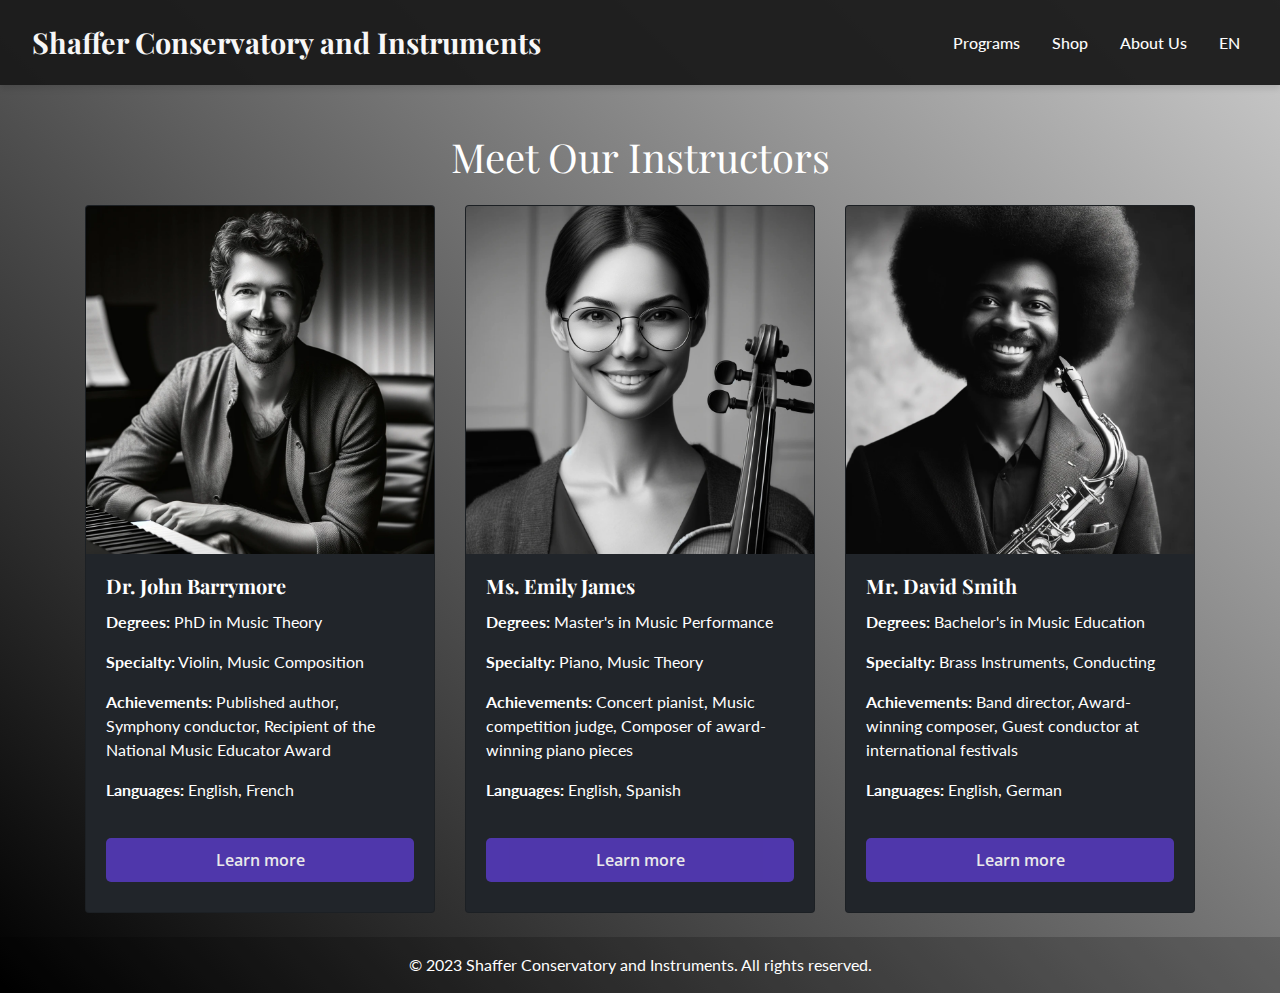
<file: meet_instructors.html>
<!DOCTYPE html>
<html lang="en">
<head>
    <meta charset="UTF-8">
    <meta name="viewport" content="width=device-width, initial-scale=1.0">
    <title data-en="Meet Our Instructors - Shaffer Conservatory and Instruments" data-fr="Rencontrez Nos Instructeurs - Conservatoire et Instruments Shaffer">Meet Our Instructors - Shaffer Conservatory and Instruments</title>
    <link rel="stylesheet" href="https://stackpath.bootstrapcdn.com/bootstrap/4.5.2/css/bootstrap.min.css">
    <link rel="stylesheet" href="meet_instructors.css"> <!-- Custom CSS -->
    <link href="https://fonts.googleapis.com/css2?family=Playfair+Display:wght@700&family=Lato:wght@400;700&family=Open+Sans:wght@400;700&display=swap" rel="stylesheet"> <!-- Google Fonts -->
    <script src="https://code.jquery.com/jquery-3.5.1.slim.min.js"></script>
    <script src="https://cdn.jsdelivr.net/npm/@popperjs/core@2.9.2/dist/umd/popper.min.js"></script>
    <script src="https://stackpath.bootstrapcdn.com/bootstrap/4.5.2/js/bootstrap.min.js"></script>
</head>
<body>
    <nav class="navbar navbar-expand-lg navbar-light bg-black">
        <a class="navbar-brand" href="./index.html" data-en="Shaffer Conservatory and Instruments" data-fr="Conservatoire et Instruments Shaffer" data-currentLang="en">Shaffer Conservatory and Instruments</a>
        <button class="navbar-toggler" type="button" data-toggle="collapse" data-target="#navbarNav" aria-controls="navbarNav" aria-expanded="false" aria-label="Toggle navigation">
            <span class="navbar-toggler-icon"></span>
        </button>
        <div class="collapse navbar-collapse justify-content-end" id="navbarNav">
            <ul class="navbar-nav">
                <li class="nav-item">
                    <a class="nav-link" href="./programs.html" data-en="Programs" data-fr="Programmes" data-currentLang="en">Programs</a>
                </li>
                <li class="nav-item">
                    <a class="nav-link" href="#" data-en="Shop" data-fr="Boutique" data-currentLang="en">Shop</a>
                </li>
                <li class="nav-item">
                    <a class="nav-link" href="./about_us.html" data-en="About Us" data-fr="À Propos" data-currentLang="en">About Us</a>
                </li>
                <li class="nav-item">
                    <a class="nav-link" href="#" id="language-toggle" data-en="EN" data-fr="FR" data-currentLang="en">EN</a>
                </li>
            </ul>
        </div>
    </nav>

    <div class="container mt-5">
        <h2 class="text-center display-4" data-en="Meet Our Instructors" data-fr="Rencontrez Nos Instructeurs" data-currentLang="en">Meet Our Instructors</h2>
        <div class="row mb-4">
            <div class="col-md-4">
                <div class="card bg-dark text-white h-100">
                    <img src="./prof1.webp" class="card-img-top" alt="Dr. Emily Carter">
                    <div class="card-body d-flex flex-column">
                        <h5 class="card-title" data-en="Dr. John Barrymore" data-fr="Dr. John Barrymore" data-currentLang="en">Dr. John Barrymore</h5>
                        <p class="card-text" data-en="<strong>Degrees:</strong> PhD in Music Theory" data-fr="<strong>Diplômes :</strong> Doctorat en théorie musicale" data-currentLang="en"><strong>Degrees:</strong> PhD in Music Theory</p>
                        <p class="card-text" data-en="<strong>Specialty:</strong> Violin, Music Composition" data-fr="<strong>Spécialité :</strong> Violon, Composition musicale" data-currentLang="en"><strong>Specialty:</strong> Violin, Music Composition</p>
                        <p class="card-text" data-en="<strong>Achievements:</strong> Published author, Symphony conductor, Recipient of the National Music Educator Award" data-fr="<strong>Réalisations :</strong> Auteur publié, Chef d'orchestre, Lauréat du prix national d'éducation musicale" data-currentLang="en"><strong>Achievements:</strong> Published author, Symphony conductor, Recipient of the National Music Educator Award</p>
                        <p class="card-text" data-en="<strong>Languages:</strong> English, French" data-fr="<strong>Langues :</strong> Anglais, Français" data-currentLang="en"><strong>Languages:</strong> English, French</p>
                        <a href="#" class="btn btn-custom mt-auto" data-en="Learn more" data-fr="En savoir plus" data-currentLang="en">Learn more</a>
                    </div>
                </div>
            </div>
            <div class="col-md-4">
                <div class="card bg-dark text-white h-100">
                    <img src="./prof2.webp" class="card-img-top" alt="Ms. Emily James">
                    <div class="card-body d-flex flex-column">
                        <h5 class="card-title" data-en="Ms. Emily James" data-fr="Mme Emily James" data-currentLang="en">Ms. Emily James</h5>
                        <p class="card-text" data-en="<strong>Degrees:</strong> Master's in Music Performance" data-fr="<strong>Diplômes :</strong> Maîtrise en interprétation musicale" data-currentLang="en"><strong>Degrees:</strong> Master's in Music Performance</p>
                        <p class="card-text" data-en="<strong>Specialty:</strong> Piano, Music Theory" data-fr="<strong>Spécialité :</strong> Piano, Théorie musicale" data-currentLang="en"><strong>Specialty:</strong> Piano, Music Theory</p>
                        <p class="card-text" data-en="<strong>Achievements:</strong> Concert pianist, Music competition judge, Composer of award-winning piano pieces" data-fr="<strong>Réalisations :</strong> Pianiste de concert, Juge de concours de musique, Compositeur de pièces de piano primées" data-currentLang="en"><strong>Achievements:</strong> Concert pianist, Music competition judge, Composer of award-winning piano pieces</p>
                        <p class="card-text" data-en="<strong>Languages:</strong> English, Spanish" data-fr="<strong>Langues :</strong> Anglais, Espagnol" data-currentLang="en"><strong>Languages:</strong> English, Spanish</p>
                        <a href="#" class="btn btn-custom mt-auto" data-en="Learn more" data-fr="En savoir plus" data-currentLang="en">Learn more</a>
                    </div>
                </div>
            </div>
            <div class="col-md-4">
                <div class="card bg-dark text-white h-100">
                    <img src="./prof3.webp" class="card-img-top" alt="Mr. David Smith">
                    <div class="card-body d-flex flex-column">
                        <h5 class="card-title" data-en="Mr. David Smith" data-fr="M. David Smith" data-currentLang="en">Mr. David Smith</h5>
                        <p class="card-text" data-en="<strong>Degrees:</strong> Bachelor's in Music Education" data-fr="<strong>Diplômes :</strong> Licence en éducation musicale" data-currentLang="en"><strong>Degrees:</strong> Bachelor's in Music Education</p>
                        <p class="card-text" data-en="<strong>Specialty:</strong> Brass Instruments, Conducting" data-fr="<strong>Spécialité :</strong> Instruments à vent, Direction" data-currentLang="en"><strong>Specialty:</strong> Brass Instruments, Conducting</p>
                        <p class="card-text" data-en="<strong>Achievements:</strong> Band director, Award-winning composer, Guest conductor at international festivals" data-fr="<strong>Réalisations :</strong> Chef d'orchestre, Compositeur primé, Chef invité à des festivals internationaux" data-currentLang="en"><strong>Achievements:</strong> Band director, Award-winning composer, Guest conductor at international festivals</p>
                        <p class="card-text" data-en="<strong>Languages:</strong> English, German" data-fr="<strong>Langues :</strong> Anglais, Allemand" data-currentLang="en"><strong>Languages:</strong> English, German</p>
                        <a href="#" class="btn btn-custom mt-auto" data-en="Learn more" data-fr="En savoir plus" data-currentLang="en">Learn more</a>
                    </div>
                </div>
            </div>
        </div>
    </div>

    <footer class="bg-transparent text-white text-center text-lg-start">
        <div class="text-center p-3" style="background-color: rgba(0, 0, 0, 0.2);">
            © 2023 Shaffer Conservatory and Instruments. All rights reserved.
        </div>
    </footer>

    <script>
        function setLanguage(language) {
            const elements = document.querySelectorAll('[data-en]');
            elements.forEach(el => {
                if (language === 'fr') {
                    el.innerHTML = el.dataset.fr;
                    el.dataset.currentLang = 'fr';
                } else {
                    el.innerHTML = el.dataset.en;
                    el.dataset.currentLang = 'en';
                }
            });
            document.getElementById('language-toggle').innerHTML = language === 'fr' ? 'FR' : 'EN';
        }

        document.getElementById('language-toggle').addEventListener('click', function(event) {
            event.preventDefault();
            const currentLang = this.innerHTML === 'EN' ? 'fr' : 'en';
            localStorage.setItem('preferredLanguage', currentLang);
            setLanguage(currentLang);
        });

        document.addEventListener('DOMContentLoaded', function() {
            const preferredLanguage = localStorage.getItem('preferredLanguage') || 'en';
            setLanguage(preferredLanguage);
        });
    </script>
</body>
</html>
</file>
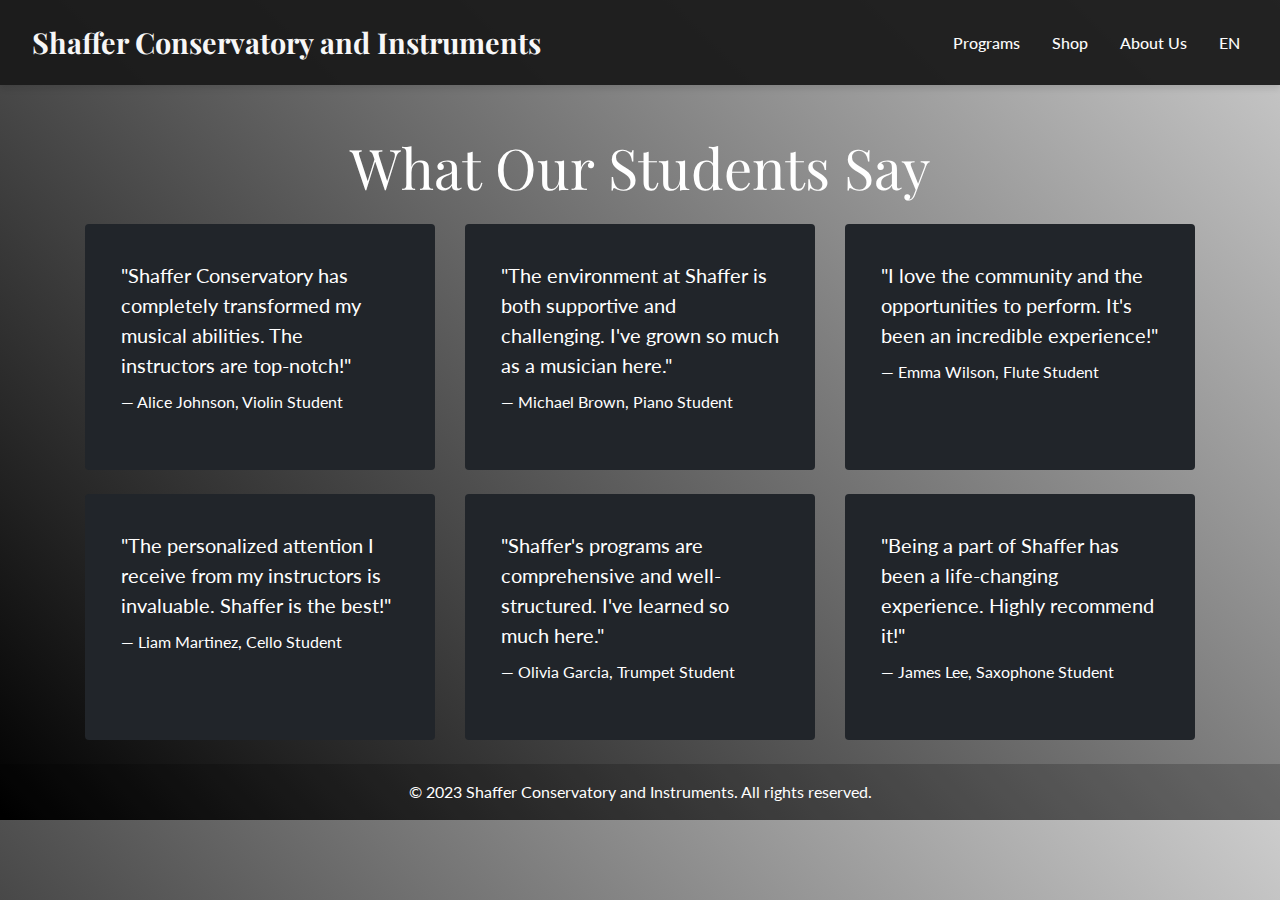
<file: testamonials.html>
<!DOCTYPE html>
<html lang="en">
<head>
    <meta charset="UTF-8">
    <meta name="viewport" content="width=device-width, initial-scale=1.0">
    <title data-en="Testimonials - Shaffer Conservatory and Instruments" data-fr="Témoignages - Conservatoire et Instruments Shaffer">Testimonials - Shaffer Conservatory and Instruments</title>
    <link rel="stylesheet" href="https://stackpath.bootstrapcdn.com/bootstrap/4.5.2/css/bootstrap.min.css">
    <link rel="stylesheet" href="testimonials.css">
    <link href="https://fonts.googleapis.com/css2?family=Playfair+Display:wght@700&family=Lato:wght@400;700&family=Open+Sans:wght@400;700&display=swap" rel="stylesheet"> <!-- Google Fonts -->
    <script src="https://code.jquery.com/jquery-3.5.1.slim.min.js"></script>
    <script src="https://cdn.jsdelivr.net/npm/@popperjs/core@2.9.2/dist/umd/popper.min.js"></script>
    <script src="https://stackpath.bootstrapcdn.com/bootstrap/4.5.2/js/bootstrap.min.js"></script>
</head>
<body>
    <nav class="navbar navbar-expand-lg navbar-light bg-black">
        <a class="navbar-brand" href="./index.html" data-en="Shaffer Conservatory and Instruments" data-fr="Conservatoire et Instruments Shaffer" data-currentLang="en">Shaffer Conservatory and Instruments</a>
        <button class="navbar-toggler" type="button" data-toggle="collapse" data-target="#navbarNav" aria-controls="navbarNav" aria-expanded="false" aria-label="Toggle navigation">
            <span class="navbar-toggler-icon"></span>
        </button>
        <div class="collapse navbar-collapse justify-content-end" id="navbarNav">
            <ul class="navbar-nav">
                <li class="nav-item">
                    <a class="nav-link" href="./programs.html" data-en="Programs" data-fr="Programmes" data-currentLang="en">Programs</a>
                </li>
                <li class="nav-item">
                    <a class="nav-link" href="#" data-en="Shop" data-fr="Boutique" data-currentLang="en">Shop</a>
                </li>
                <li class="nav-item">
                    <a class="nav-link" href="./about_us.html" data-en="About Us" data-fr="À Propos" data-currentLang="en">About Us</a>
                </li>
                <li class="nav-item">
                    <a class="nav-link" href="#" id="language-toggle" data-en="EN" data-fr="FR" data-currentLang="en">EN</a>
                </li>
            </ul>
        </div>
    </nav>

    <div class="container mt-5">
        <h2 class="text-center display-4" data-en="What Our Students Say" data-fr="Ce que disent nos étudiants" data-currentLang="en">What Our Students Say</h2>
        <div class="row mb-4">
            <div class="col-md-4">
                <div class="card bg-dark text-white h-100 p-3">
                    <div class="card-body">
                        <blockquote class="blockquote mb-0">
                            <p data-en='"Shaffer Conservatory has completely transformed my musical abilities. The instructors are top-notch!"' data-fr='Le conservatoire Shaffer a complètement transformé mes capacités musicales. Les instructeurs sont de premier ordre!' data-currentLang="en">"Shaffer Conservatory has completely transformed my musical abilities. The instructors are top-notch!"</p>
                            <footer class="blockquote-footer text-white" data-en="Alice Johnson, Violin Student" data-fr="Alice Johnson, Étudiant en violon" data-currentLang="en">Alice Johnson, Violin Student</footer>
                        </blockquote>
                    </div>
                </div>
            </div>
            <div class="col-md-4">
                <div class="card bg-dark text-white h-100 p-3">
                    <div class="card-body">
                        <blockquote class="blockquote mb-0">
                            <p data-en='"The environment at Shaffer is both supportive and challenging. I&#39;ve grown so much as a musician here."' data-fr='L&#39;environnement au conservatoire Shaffer est à la fois solidaire et stimulant. J&#39;ai tellement grandi en tant que musicien ici.' data-currentLang="en">"The environment at Shaffer is both supportive and challenging. I've grown so much as a musician here."</p>
                            <footer class="blockquote-footer text-white" data-en="Michael Brown, Piano Student" data-fr="Michael Brown, Étudiant en piano" data-currentLang="en">Michael Brown, Piano Student</footer>
                        </blockquote>
                    </div>
                </div>
            </div>
            <div class="col-md-4">
                <div class="card bg-dark text-white h-100 p-3">
                    <div class="card-body">
                        <blockquote class="blockquote mb-0">
                            <p data-en='"I love the community and the opportunities to perform. It&#39;s been an incredible experience!"' data-fr='J&#39;adore la communauté et les opportunités de jouer. C&#39;était une expérience incroyable!' data-currentLang="en">"I love the community and the opportunities to perform. It's been an incredible experience!"</p>
                            <footer class="blockquote-footer text-white" data-en="Emma Wilson, Flute Student" data-fr="Emma Wilson, Étudiant en flûte" data-currentLang="en">Emma Wilson, Flute Student</footer>
                        </blockquote>
                    </div>
                </div>
            </div>
        </div>
        <div class="row mb-4">
            <div class="col-md-4">
                <div class="card bg-dark text-white h-100 p-3">
                    <div class="card-body">
                        <blockquote class="blockquote mb-0">
                            <p data-en='"The personalized attention I receive from my instructors is invaluable. Shaffer is the best!"' data-fr='L&#39;attention personnalisée que je reçois de mes instructeurs est inestimable. Shaffer est le meilleur!' data-currentLang="en">"The personalized attention I receive from my instructors is invaluable. Shaffer is the best!"</p>
                            <footer class="blockquote-footer text-white" data-en="Liam Martinez, Cello Student" data-fr="Liam Martinez, Étudiant en violoncelle" data-currentLang="en">Liam Martinez, Cello Student</footer>
                        </blockquote>
                    </div>
                </div>
            </div>
            <div class="col-md-4">
                <div class="card bg-dark text-white h-100 p-3">
                    <div class="card-body">
                        <blockquote class="blockquote mb-0">
                            <p data-en='"Shaffer&#39;s programs are comprehensive and well-structured. I&#39;ve learned so much here."' data-fr='Les programmes de Shaffer sont complets et bien structurés. J&#39;ai tellement appris ici.' data-currentLang="en">"Shaffer's programs are comprehensive and well-structured. I've learned so much here."</p>
                            <footer class="blockquote-footer text-white" data-en="Olivia Garcia, Trumpet Student" data-fr="Olivia Garcia, Étudiant en trompette" data-currentLang="en">Olivia Garcia, Trumpet Student</footer>
                        </blockquote>
                    </div>
                </div>
            </div>
            <div class="col-md-4">
                <div class="card bg-dark text-white h-100 p-3">
                    <div class="card-body">
                        <blockquote class="blockquote mb-0">
                            <p data-en='"Being a part of Shaffer has been a life-changing experience. Highly recommend it!"' data-fr='Faire partie de Shaffer a été une expérience qui a changé ma vie. Je le recommande vivement!' data-currentLang="en">"Being a part of Shaffer has been a life-changing experience. Highly recommend it!"</p>
                            <footer class="blockquote-footer text-white" data-en="James Lee, Saxophone Student" data-fr="James Lee, Étudiant en saxophone" data-currentLang="en">James Lee, Saxophone Student</footer>
                        </blockquote>
                    </div>
                </div>
            </div>
        </div>
    </div>
    

    <footer class="bg-transparent text-white text-center text-lg-start">
        <div class="text-center p-3" style="background-color: rgba(0, 0, 0, 0.2);">
            © 2023 Shaffer Conservatory and Instruments. All rights reserved.
        </div>
    </footer>

    <script>
        function setLanguage(language) {
            const elements = document.querySelectorAll('[data-en]');
            elements.forEach(el => {
                if (language === 'fr') {
                    el.innerHTML = el.dataset.fr;
                    el.dataset.currentLang = 'fr';
                } else {
                    el.innerHTML = el.dataset.en;
                    el.dataset.currentLang = 'en';
                }
            });
            document.getElementById('language-toggle').innerHTML = language === 'fr' ? 'FR' : 'EN';
        }

        document.getElementById('language-toggle').addEventListener('click', function(event) {
            event.preventDefault();
            const currentLang = this.innerHTML === 'EN' ? 'fr' : 'en';
            localStorage.setItem('preferredLanguage', currentLang);
            setLanguage(currentLang);
        });

        // On page load, check for preferred language in localStorage
        document.addEventListener('DOMContentLoaded', function() {
            const preferredLanguage = localStorage.getItem('preferredLanguage') || 'en';
            setLanguage(preferredLanguage);
        });
    </script>
</body>
</html>
</file>
<file: meet_instructors.css>
body {
    background: linear-gradient(45deg, #000000, #cccccc);
    color: #FFFFFF;
    font-family: 'Lato', sans-serif;
}

.navbar {
    padding: 1rem 2rem;
    background: #1a1a1a;
    opacity: 0.95;
    box-shadow: 0 4px 6px rgba(0, 0, 0, 0.1);
}

.navbar-brand {
    font-family: 'Playfair Display', serif;
    font-weight: 700;
    font-size: 1.8rem;
    color: #FFFFFF !important;
}

.nav-link {
    font-family: 'Lato', sans-serif;
    color: #FFFFFF !important;
    font-weight: 500;
    margin-left: 1rem;
}

.nav-link:hover {
    color: #CCCCCC !important;
}

.container h2 {
    font-family: 'Playfair Display', serif;
    font-size: 2.5rem;
    color: #FFFFFF;
    margin-bottom: 1.5rem;
}

.card {
    margin-bottom: 20px;
    background-color: #21252a !important;
    color: #FFFFFF;
    height: 100%;
}

.card-title {
    font-family: 'Playfair Display', serif;
    font-weight: 700;
    font-size: 1.25rem;
}

.card .btn-custom {
    background-color: #543aba;
    opacity: 0.9;
    border: none;
    color: #FFFFFF;
    padding: 10px 20px;
    margin-bottom: 10px;
    border-radius: 5px;
    font-family: 'Open Sans', sans-serif;
    font-weight: 600;
}

.card .btn-custom:hover {
    background-color: #AAAAAA;
    color: #000000;
}

.footer {
    background: rgba(0, 0, 0, 0.6);
    color: #FFFFFF;
    padding: 1rem 0;
}

.footer a {
    color: #CCCCCC !important;
}

.footer a:hover {
    color: #FFFFFF !important;
}
</file>
<file: testimonials.css>
body {
    background: linear-gradient(45deg, #000000, #cccccc);
    color: #FFFFFF;
    font-family: 'Lato', sans-serif;
}

.navbar {
    padding: 1rem 2rem;
    background: #1a1a1a;
    opacity: 0.95;
    box-shadow: 0 4px 6px rgba(0, 0, 0, 0.1);
}

.navbar-brand {
    font-family: 'Playfair Display', serif;
    font-weight: 700;
    font-size: 1.8rem;
    color: #FFFFFF !important;
}

.nav-link {
    font-family: 'Lato', sans-serif;
    color: #FFFFFF !important;
    font-weight: 500;
    margin-left: 1rem;
}

.nav-link:hover {
    color: #CCCCCC !important;
}

.container h2 {
    font-family: 'Playfair Display', serif;
    color: #FFFFFF;
    margin-bottom: 1.5rem;
}

.card {
    margin-bottom: 20px;
    background-color: #21252a !important;
    color: #FFFFFF;
    height: 100%;
    border: none;
}

blockquote {
    font-family: 'Lato', sans-serif;
    font-size: 1.1rem;
}

blockquote p {
    margin-bottom: 10px;
}

blockquote footer {
    font-size: 0.9rem;
    color: #BBBBBB;
}

.footer {
    background: rgba(0, 0, 0, 0.6);
    color: #FFFFFF;
    padding: 1rem 0;
}

.footer a {
    color: #CCCCCC !important;
}

.footer a:hover {
    color: #FFFFFF !important;
}
</file>
